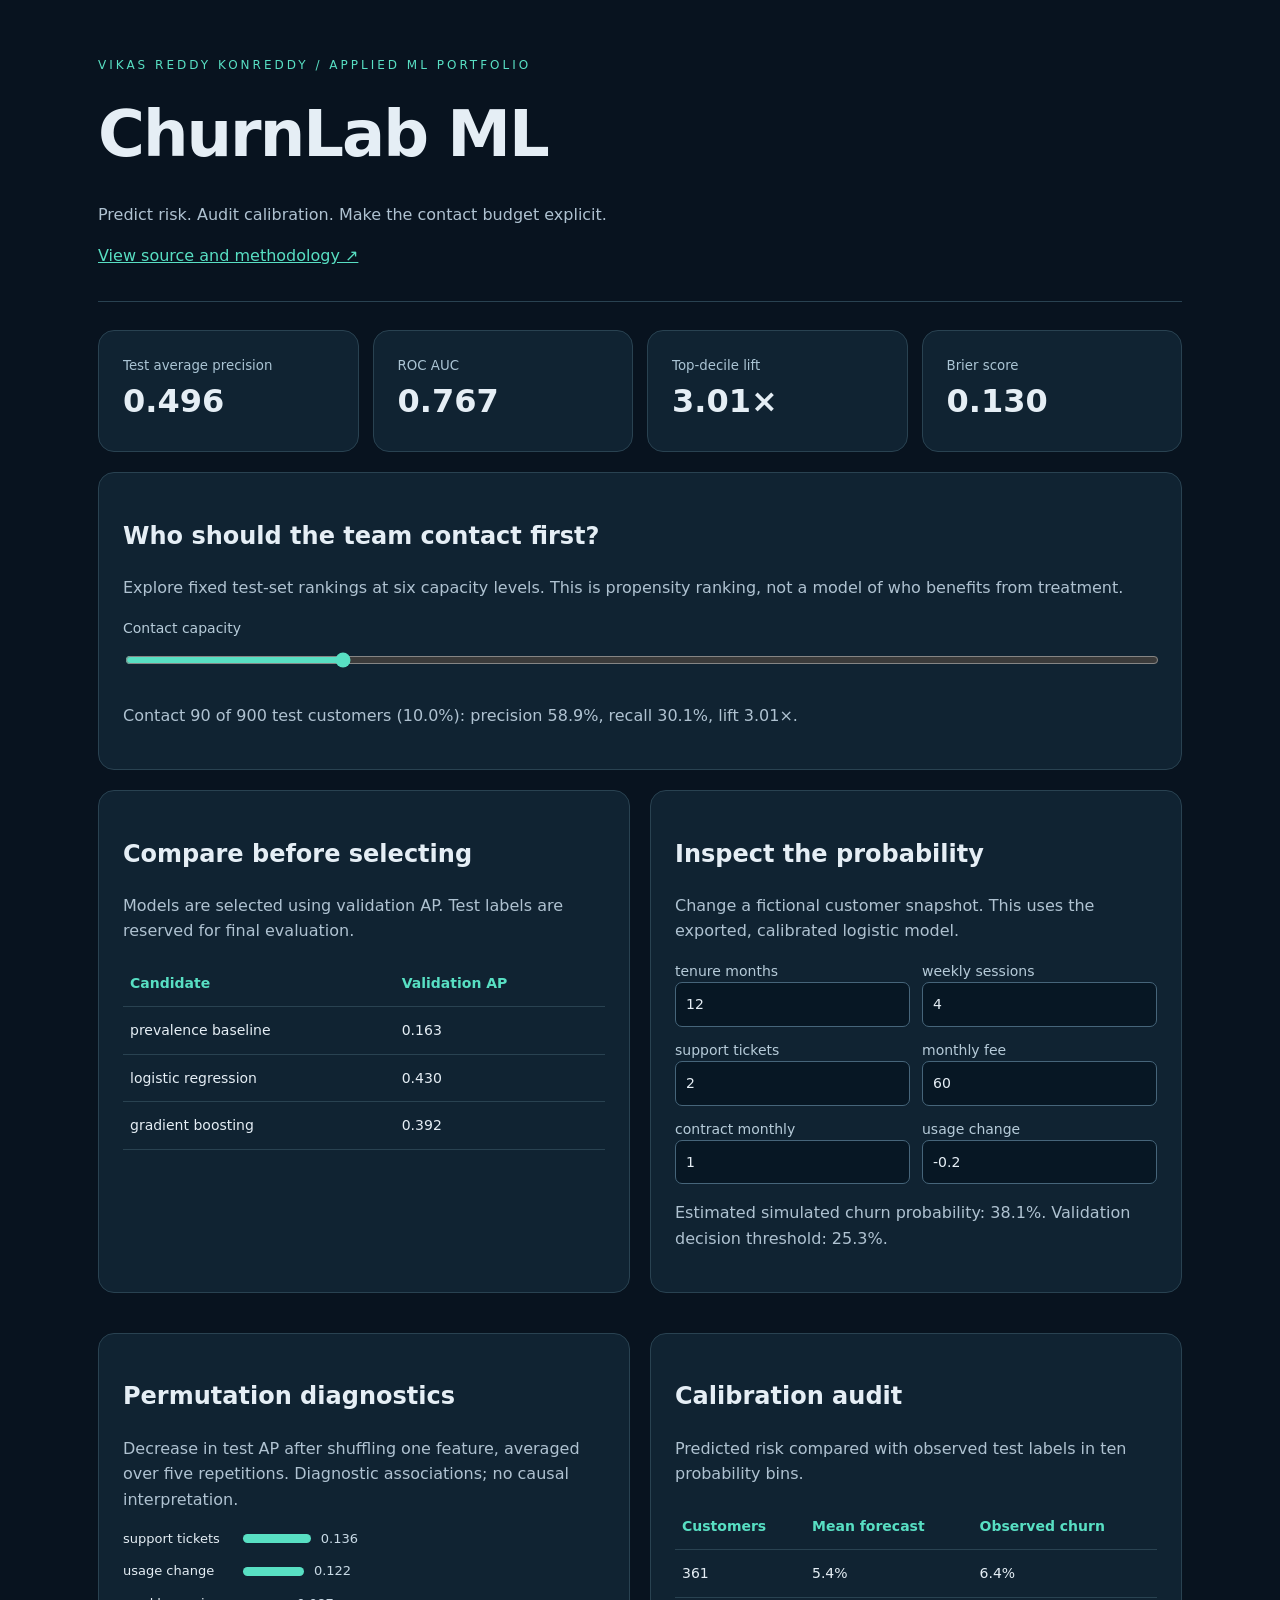
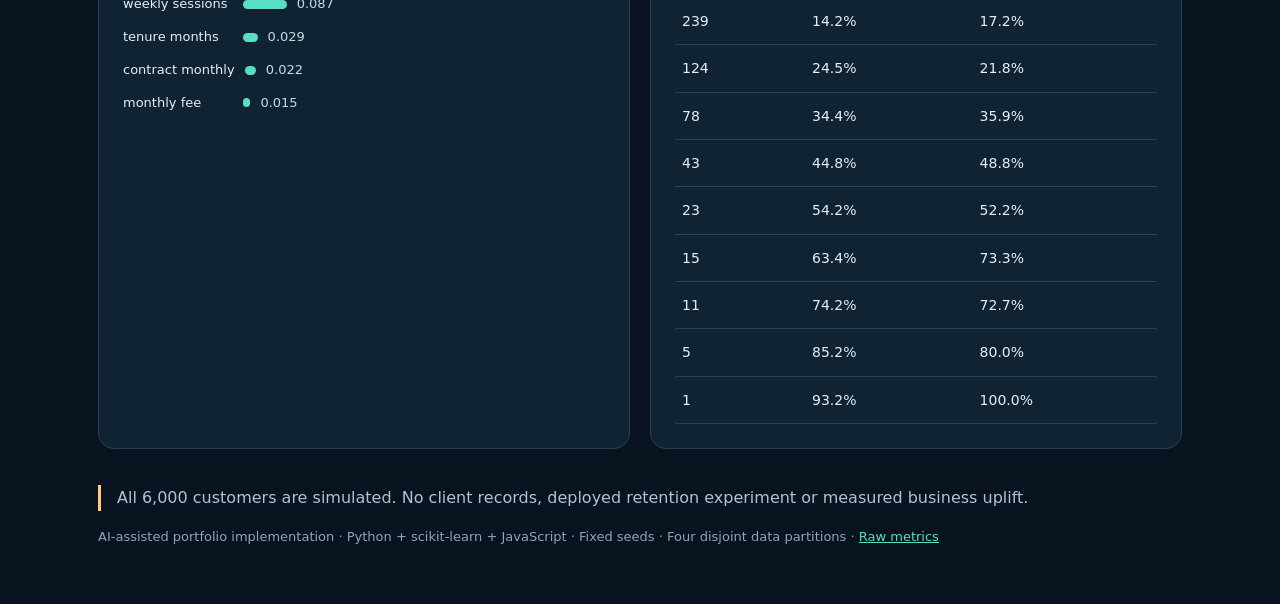
<file: index.html>
<!doctype html><html lang="en"><meta charset="utf-8"><meta name="viewport" content="width=device-width,initial-scale=1"><title>ChurnLab ML · Vikas Reddy Konreddy</title><link rel="stylesheet" href="style.css"><main><header><div class="eyebrow">Vikas Reddy Konreddy / Applied ML portfolio</div><h1>ChurnLab ML</h1><p>Predict risk. Audit calibration. Make the contact budget explicit.</p><a href="https://github.com/vk24acl/churnlab-ml">View source and methodology ↗</a></header><div id="metrics"></div><section><h2>Who should the team contact first?</h2><p>Explore fixed test-set rankings at six capacity levels. This is propensity ranking, not a model of who benefits from treatment.</p><label for="capacity">Contact capacity</label><input id="capacity" type="range" min="0" max="5" value="1" step="1"><p id="capacity-result" aria-live="polite"></p></section><div class="grid"><section><h2>Compare before selecting</h2><p>Models are selected using validation AP. Test labels are reserved for final evaluation.</p><div id="comparison"></div></section><section><h2>Inspect the probability</h2><p>Change a fictional customer snapshot. This uses the exported, calibrated logistic model.</p><div id="scenario"></div><p id="prediction" aria-live="polite"></p></section><section><h2>Permutation diagnostics</h2><p>Decrease in test AP after shuffling one feature, averaged over five repetitions. Diagnostic associations; no causal interpretation.</p><div id="importance"></div></section><section><h2>Calibration audit</h2><p>Predicted risk compared with observed test labels in ten probability bins.</p><div id="calibration"></div></section></div><p class="notice">All 6,000 customers are simulated. No client records, deployed retention experiment or measured business uplift.</p><footer>AI-assisted portfolio implementation · Python + scikit-learn + JavaScript · Fixed seeds · Four disjoint data partitions · <a href="reports/metrics.json">Raw metrics</a></footer></main><script>window.REPORT={"seed": 42, "data": "6000 synthetic customers, chronological cohort order; no real customer records", "features": ["tenure_months", "weekly_sessions", "support_tickets", "monthly_fee", "contract_monthly", "usage_change"], "split_sizes": {"train": 3300, "calibration": 900, "validation": 900, "test": 900}, "candidates": {"prevalence_baseline": {"validation_ap": 0.16333333333333333}, "logistic_regression": {"validation_ap": 0.42955266161240924}, "gradient_boosting": {"validation_ap": 0.3920317496594788}}, "selected_model": "logistic_regression", "validation_threshold": 0.253438195212704, "test": {"average_precision": 0.49585580040542365, "roc_auc": 0.7669041938724258, "brier": 0.12974478644244739, "f1": 0.4925373134328358, "prevalence": 0.19555555555555557, "targeting_10pct": {"capacity": 90, "precision": 0.5888888888888889, "recall": 0.30113636363636365, "lift": 3.0113636363636362}}, "capacity_curve": [{"fraction": 0.05, "capacity": 45, "precision": 0.7333333333333333, "recall": 0.1875, "lift": 3.7499999999999996}, {"fraction": 0.1, "capacity": 90, "precision": 0.5888888888888889, "recall": 0.30113636363636365, "lift": 3.0113636363636362}, {"fraction": 0.2, "capacity": 180, "precision": 0.4777777777777778, "recall": 0.48863636363636365, "lift": 2.4431818181818183}, {"fraction": 0.3, "capacity": 270, "precision": 0.3888888888888889, "recall": 0.5965909090909091, "lift": 1.9886363636363635}, {"fraction": 0.5, "capacity": 450, "precision": 0.30444444444444446, "recall": 0.7784090909090909, "lift": 1.5568181818181819}, {"fraction": 1, "capacity": 900, "precision": 0.19555555555555557, "recall": 1.0, "lift": 1.0}], "calibration": [{"count": 361, "predicted": 0.05352526916453574, "observed": 0.06371191135734072}, {"count": 239, "predicted": 0.14157559905119957, "observed": 0.17154811715481172}, {"count": 124, "predicted": 0.2454520744407818, "observed": 0.21774193548387097}, {"count": 78, "predicted": 0.3442634188574332, "observed": 0.358974358974359}, {"count": 43, "predicted": 0.4482244616902109, "observed": 0.4883720930232558}, {"count": 23, "predicted": 0.5415442573382687, "observed": 0.5217391304347826}, {"count": 15, "predicted": 0.6343718631172861, "observed": 0.7333333333333333}, {"count": 11, "predicted": 0.7417185176780925, "observed": 0.7272727272727273}, {"count": 5, "predicted": 0.8523284146603286, "observed": 0.8}, {"count": 1, "predicted": 0.9315830749678622, "observed": 1.0}], "permutation_importance": [{"feature": "tenure_months", "ap_drop_mean": 0.029226557996963352, "ap_drop_std": 0.012254351686967457}, {"feature": "weekly_sessions", "ap_drop_mean": 0.08734566282183247, "ap_drop_std": 0.006400149381432965}, {"feature": "support_tickets", "ap_drop_mean": 0.13553146123442356, "ap_drop_std": 0.01038156633053294}, {"feature": "monthly_fee", "ap_drop_mean": 0.01486885049210147, "ap_drop_std": 0.008220730420002514}, {"feature": "contract_monthly", "ap_drop_mean": 0.02222618668744557, "ap_drop_std": 0.010676720684011}, {"feature": "usage_change", "ap_drop_mean": 0.12180097249870951, "ap_drop_std": 0.012864938516556061}]};window.MODEL=null;</script><script type="module">window.MODEL=await (await fetch("reports/model.json")).json();await import("./app.js");</script></html>
</file>
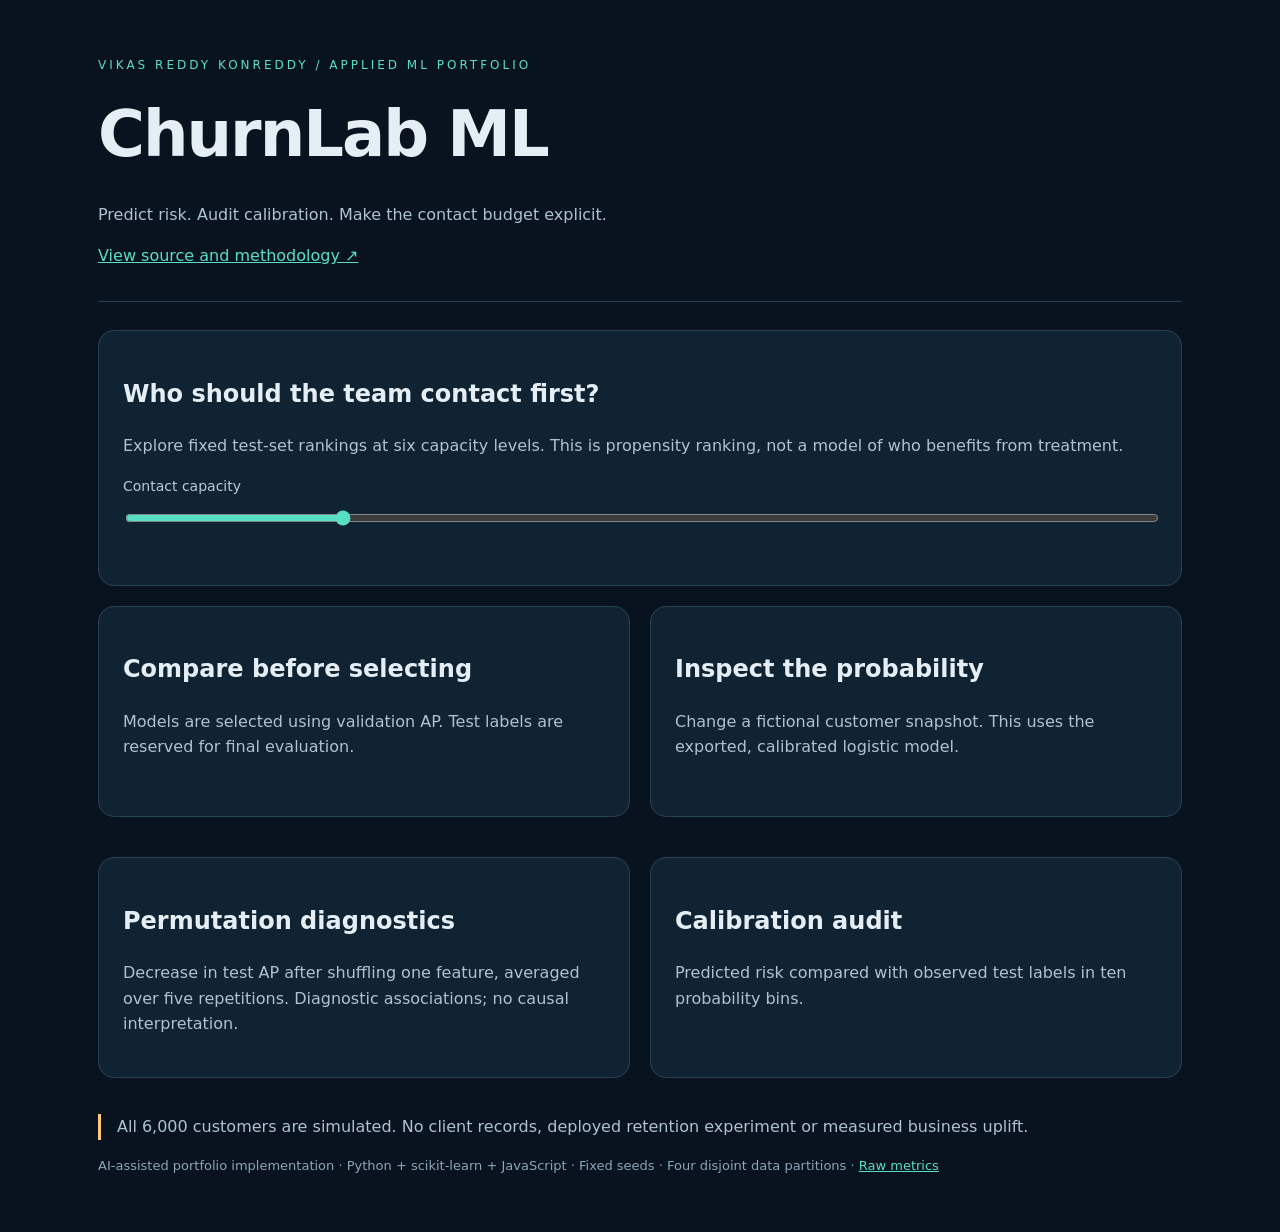
<file: report_template.html>
<!doctype html><html lang="en"><meta charset="utf-8"><meta name="viewport" content="width=device-width,initial-scale=1"><title>ChurnLab ML · Vikas Reddy Konreddy</title><link rel="stylesheet" href="style.css"><main><header><div class="eyebrow">Vikas Reddy Konreddy / Applied ML portfolio</div><h1>ChurnLab ML</h1><p>Predict risk. Audit calibration. Make the contact budget explicit.</p><a href="https://github.com/vk24acl/churnlab-ml">View source and methodology ↗</a></header><div id="metrics"></div><section><h2>Who should the team contact first?</h2><p>Explore fixed test-set rankings at six capacity levels. This is propensity ranking, not a model of who benefits from treatment.</p><label for="capacity">Contact capacity</label><input id="capacity" type="range" min="0" max="5" value="1" step="1"><p id="capacity-result" aria-live="polite"></p></section><div class="grid"><section><h2>Compare before selecting</h2><p>Models are selected using validation AP. Test labels are reserved for final evaluation.</p><div id="comparison"></div></section><section><h2>Inspect the probability</h2><p>Change a fictional customer snapshot. This uses the exported, calibrated logistic model.</p><div id="scenario"></div><p id="prediction" aria-live="polite"></p></section><section><h2>Permutation diagnostics</h2><p>Decrease in test AP after shuffling one feature, averaged over five repetitions. Diagnostic associations; no causal interpretation.</p><div id="importance"></div></section><section><h2>Calibration audit</h2><p>Predicted risk compared with observed test labels in ten probability bins.</p><div id="calibration"></div></section></div><p class="notice">All 6,000 customers are simulated. No client records, deployed retention experiment or measured business uplift.</p><footer>AI-assisted portfolio implementation · Python + scikit-learn + JavaScript · Fixed seeds · Four disjoint data partitions · <a href="reports/metrics.json">Raw metrics</a></footer></main><script>window.REPORT=__REPORT__;window.MODEL=__MODEL__;</script><script src="app.js"></script></html>
</file>
<file: style.css>
*{box-sizing:border-box}body{margin:0;background:#08131f;color:#e5eef5;font:16px/1.6 system-ui,sans-serif}main{max-width:1140px;margin:auto;padding:56px 28px}header{border-bottom:1px solid #294251;padding-bottom:32px;margin-bottom:28px}h1{font-size:clamp(36px,6vw,64px);letter-spacing:-2px;margin:8px 0}h2{font-size:24px}p{color:#afc2d1}.eyebrow{color:#58dfc3;text-transform:uppercase;letter-spacing:3px;font-size:12px}#metrics{display:grid;grid-template-columns:repeat(4,1fr);gap:14px}.metric,section{background:#102332;border:1px solid #294251;border-radius:16px;padding:24px;margin-bottom:20px}.metric small{display:block;color:#aac4d4}.metric strong{font-size:32px}.grid{display:grid;grid-template-columns:1fr 1fr;gap:20px}table{width:100%;border-collapse:collapse;font-size:14px}th,td{text-align:left;padding:12px 7px;border-bottom:1px solid #294251}th{color:#58dfc3}.bar{display:flex;align-items:center;gap:10px;margin:12px 0;font-size:13px}.bar span{min-width:110px}.bar i{height:9px;max-width:170px;display:block;background:#58dfc3;border-radius:6px}.bar b{font-weight:400;color:#c8d9e5}label{display:block;font-size:14px;color:#b6cbd9}input,select,button{border:1px solid #46657a;border-radius:7px;background:#071724;color:#e5eef5;padding:10px;font:inherit}input[type=number]{width:100%}input[type=range]{width:100%;accent-color:#58dfc3}button{cursor:pointer}a{color:#58dfc3}canvas{touch-action:none;display:block;border:1px solid #46657a;max-width:100%;image-rendering:pixelated;margin:20px 0}#scenario{display:grid;grid-template-columns:1fr 1fr;gap:12px}.notice{border-left:3px solid #ffca7d;padding-left:16px}footer{color:#8ca6b8;font-size:13px}@media(max-width:750px){.grid,#metrics{grid-template-columns:1fr}main{padding:28px 16px}.bar{flex-wrap:wrap}h1{letter-spacing:-1px}table{font-size:12px}}
</file>
